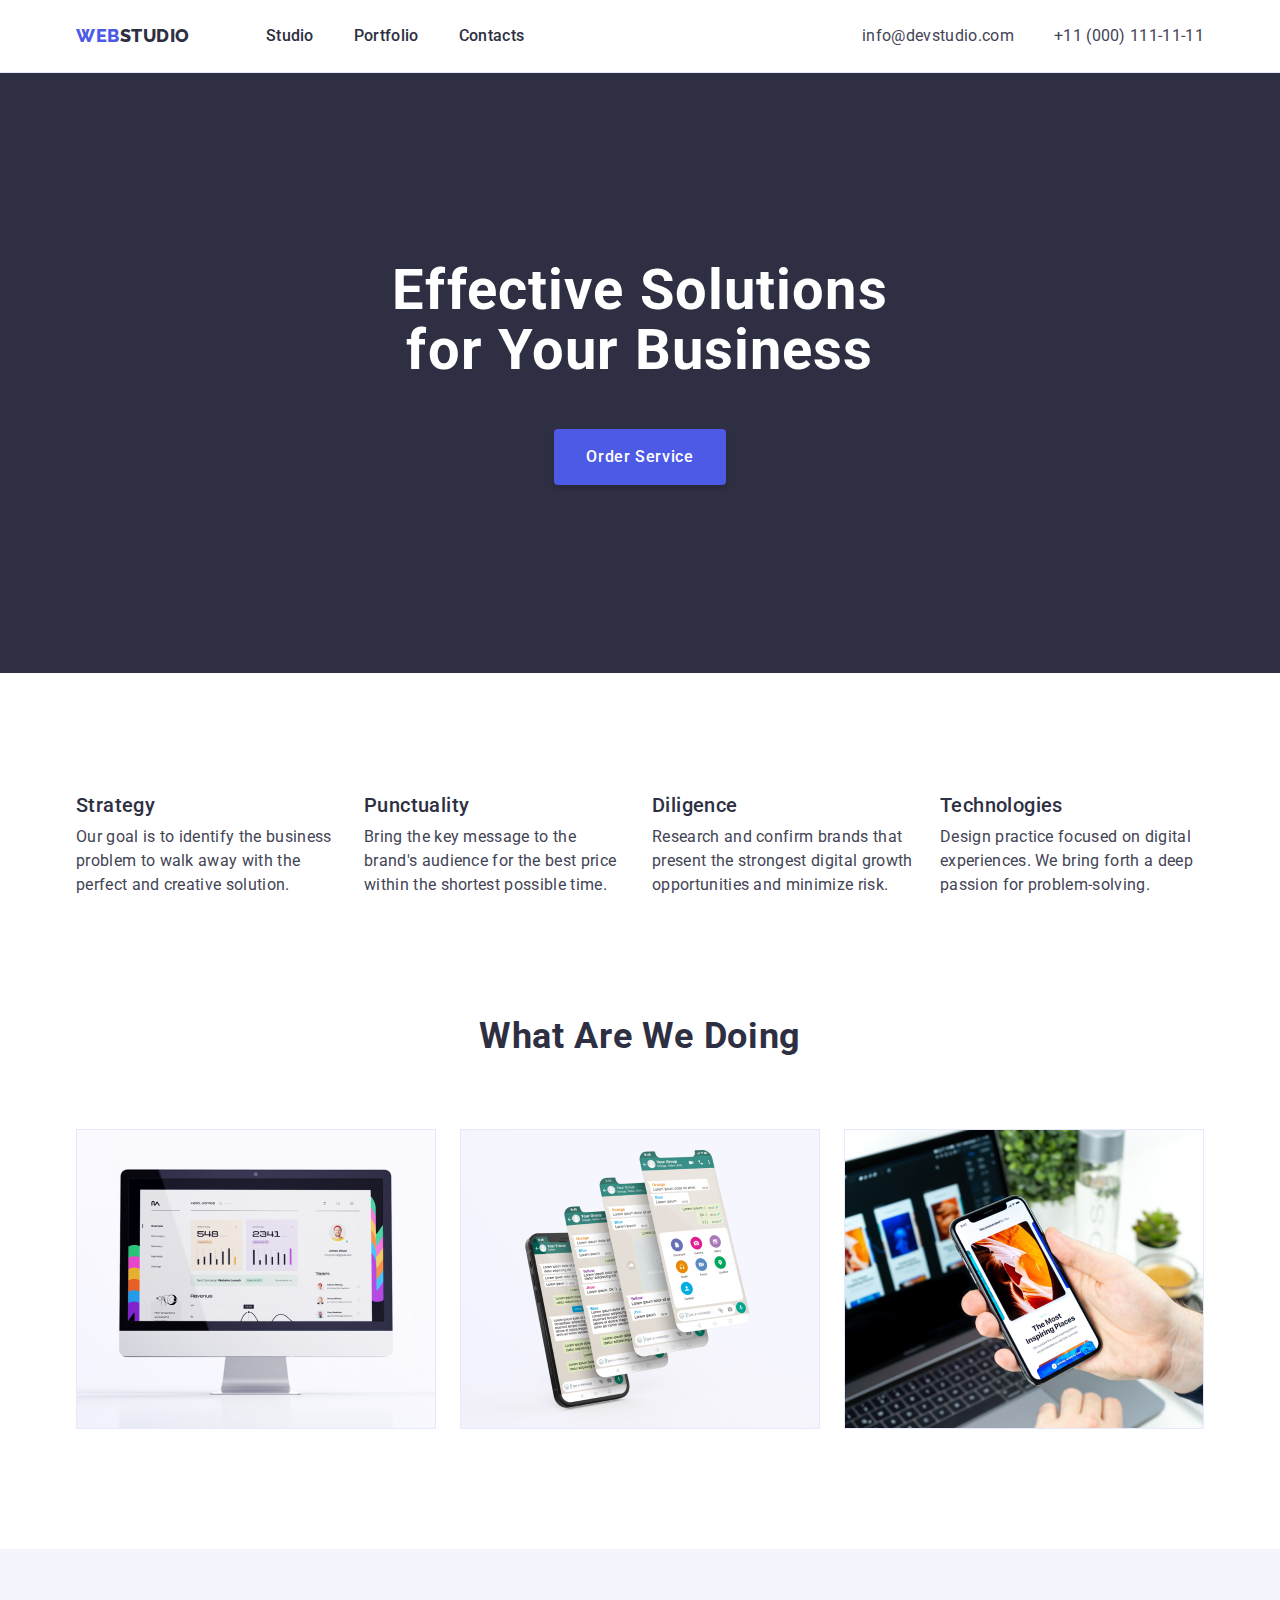
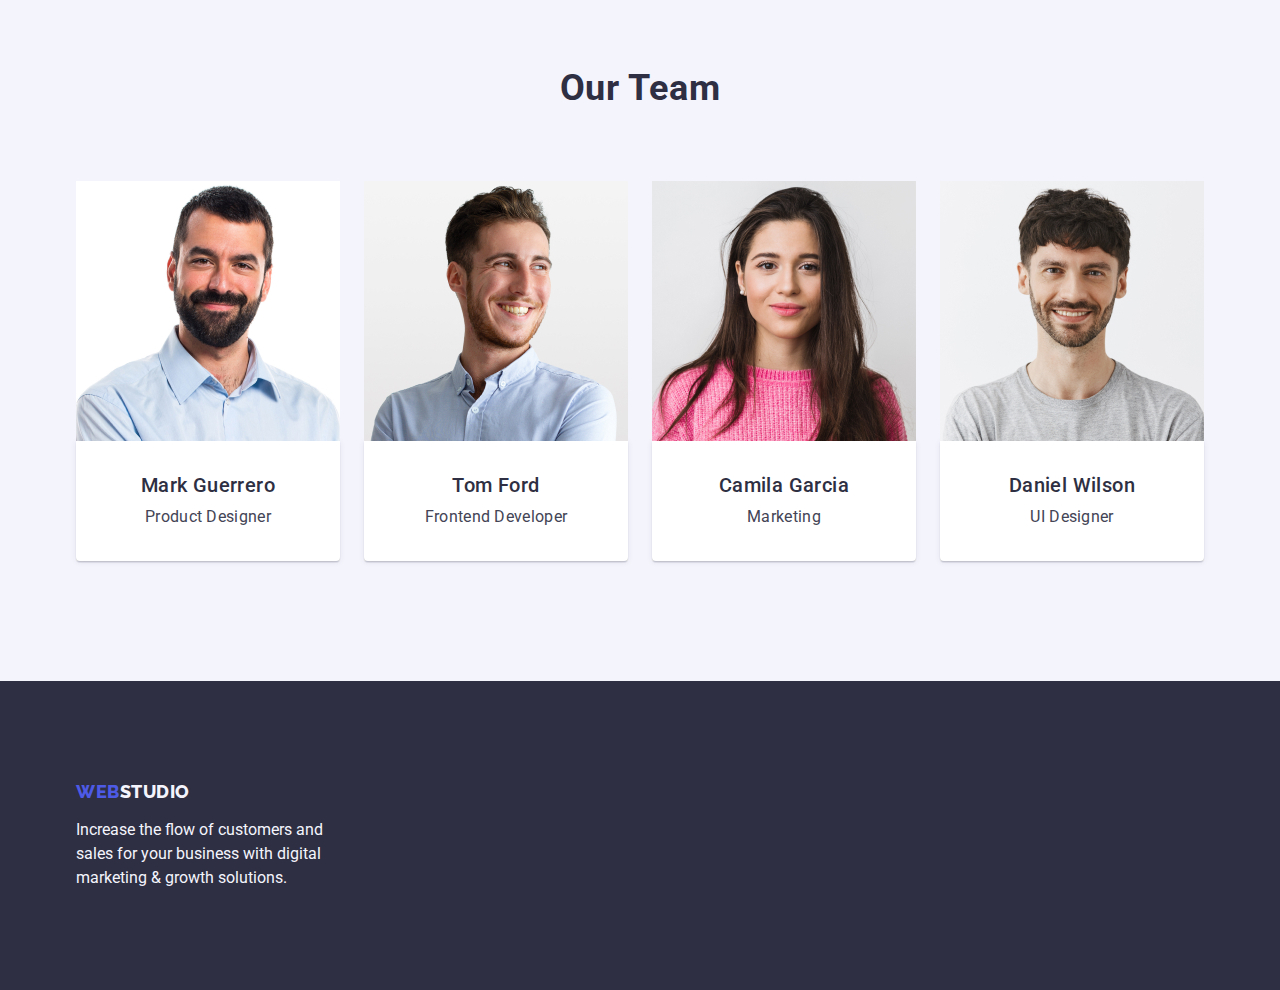
<file: index.html>
<!DOCTYPE html>
<html lang="en">
<head>
<meta charset="UTF-8">
<meta http-equiv="X-UA-Compatible" content="IE=edge">
<meta name="viewport" content="width=device-width, initial-scale=1.0">
<title>Web Studio</title>


<link rel="icon" type="image/png" sizes="32x32" href="./images/favicon.png">

<!--Fonts-->
<link rel="preconnect" href="https://fonts.googleapis.com" />
<link rel="preconnect" href="https://fonts.gstatic.com" crossorigin />
<link
  href="https://fonts.googleapis.com/css2?family=Raleway:wght@800&family=Roboto:wght@400;500;700&display=swap"
  rel="stylesheet" />

<!-- Normalize -->
<link
  href="https://cdn.jsdelivr.net/npm/modern-normalize@1.1.0/modern-normalize.min.css"
  rel="stylesheet" />

<!-- Custom styles -->
<link rel="stylesheet" href="./css/styles.css" />
</head>



<!-- Header selection-->
<body class="body">
<header class="header">
<div class="header-container container">
    <nav class="head-navigation">
        <a href="./index.html" class="logo link">Web<span class="logo-second-color">Studio</span></a>
        <ul class="navigation-list list">
            <li>
                <a href="./index.html" class="header-nav-link link">Studio</a></li>
            <li>
                <a href="./portfolio.html" class="header-nav-link link">Portfolio</a></li>
            <li>
                <a href="" class="header-nav-link link">Contacts</a></li>
        </ul>
    </nav>
    <address class="contact">
        <ul class="contact-list list">
            <li class="contact-list-item"><a href="mailto:info@devstudio.com" class="contact-link link">info@devstudio.com</a></li>
            <li class="contact-list-item"><a href="tel:+110001111111" class="contact-link link">+11 (000) 111-11-11</a></li>
        </ul>
    </address>
</div>
</header>



<!-- Main selection -->
<main>
<!-- Section №1 - Description -->
<section class="main-pic-description">
<div class="container">
            <h1 class="main-header">Effective Solutions for Your Business</h1>
            <button type="button" class="main-button">Order Service</button>
</div>
</section>


<!-- Section №2 - Skills -->   
<section class="skills-main-slection">
<div class="container">
    <h2 class="skills-main-title visually-hidden">Skills</h2>
    <ul class="skills-list list">
    <li class="skill-item">
        <h3 class="skills-title">Strategy</h3>
        <p class="skills-text">Our goal is to identify the business problem to walk away with the perfect and creative solution.</p>
    </li>
    <li class="skill-item">
        <h3 class="skills-title">Punctuality</h3>
        <p class="skills-text">Bring the key message to the brand's audience for the best price within the shortest possible time.</p>
    </li>
    <li class="skill-item">
        <h3 class="skills-title">Diligence</h3>
        <p class="skills-text">Research and confirm brands that present the strongest digital growth opportunities and minimize risk.</p>
    </li>
    <li class="skill-item">
        <h3 class="skills-title">Technologies</h3>
        <p class="skills-text">Design practice focused on digital experiences. We bring forth a deep passion for problem-solving.</p>
    </li>
    </ul>
</div>
</section>

<!-- Section №3 - What are we doing -->    
<section class="what-our-team-doing">
<div class="container">
    <h2 class="wotd-main-title">What are we doing</h2>
    <ul class="wotd-list list">
        <li class="wotd-list-item">
            <img src="./images/waw-m1.jpg" 
            alt="photo mac" 
            width="360"></li>
        <li class="wotd-list-item">
            <img src="./images/waw-m2.jpg"
            alt="photo phone" 
            width="360"></li>
        <li class="wotd-list-item">
            <img src="./images/waw-m3.jpg"
            alt="photo ph in hand" 
            width="360"></li>
    </ul>
</div>
</section>


<!-- Section №4 - Our team -->
<section class="team">
<div class="container">
<h2 class="team-main-title">Our Team</h2>
    <ul class="team-list list">
    <li class="team-item">
        <img src="./images/team-img-3.jpg" alt="Product Designer" width="264" height="260">
            
        <div class="team-descr">       
            <h3 class="team-names">Mark Guerrero</h3>
            <p class="team-text">Product Designer</p>
            </div>
    </li>
    <li class="team-item">
        <img src="./images/team-img-2.jpg" alt="Frontend Developer" width="264" height="260">
            
        <div class="team-descr">       
            <h3 class="team-names">Tom Ford</h3>
            <p class="team-text">Frontend Developer</p>
            </div>
    </li>
    <li class="team-item"> 
            <img src="./images/team-img-1.jpg" alt="Marketing" width="264" height="260">
            
            <div class="team-descr">
            <h3 class="team-names">Camila Garcia</h3>
            <p class="team-text">Marketing</p>
            </div>
    </li>
    <li class="team-item">
        <img src="./images/team-img.jpg" alt="UI Designer" width="264" height="260">
            
        <div class="team-descr">       
            <h3 class="team-names">Daniel Wilson</h3>
            <p class="team-text">UI Designer</p>
            </div>
    </li>
    </ul>
</div>
</section>
</main>

<!-- Footer selection -->
<footer class="footer">
    <div class="container">
        <a href="./index.html" class="footer-logo logo link">Web<span class="logo-third-color">Studio</span></a>
        <p class="footer-text">Increase the flow of customers and sales for your business with digital marketing & growth solutions.</p>
    </div>
</footer>
</body>
</html>
</file>
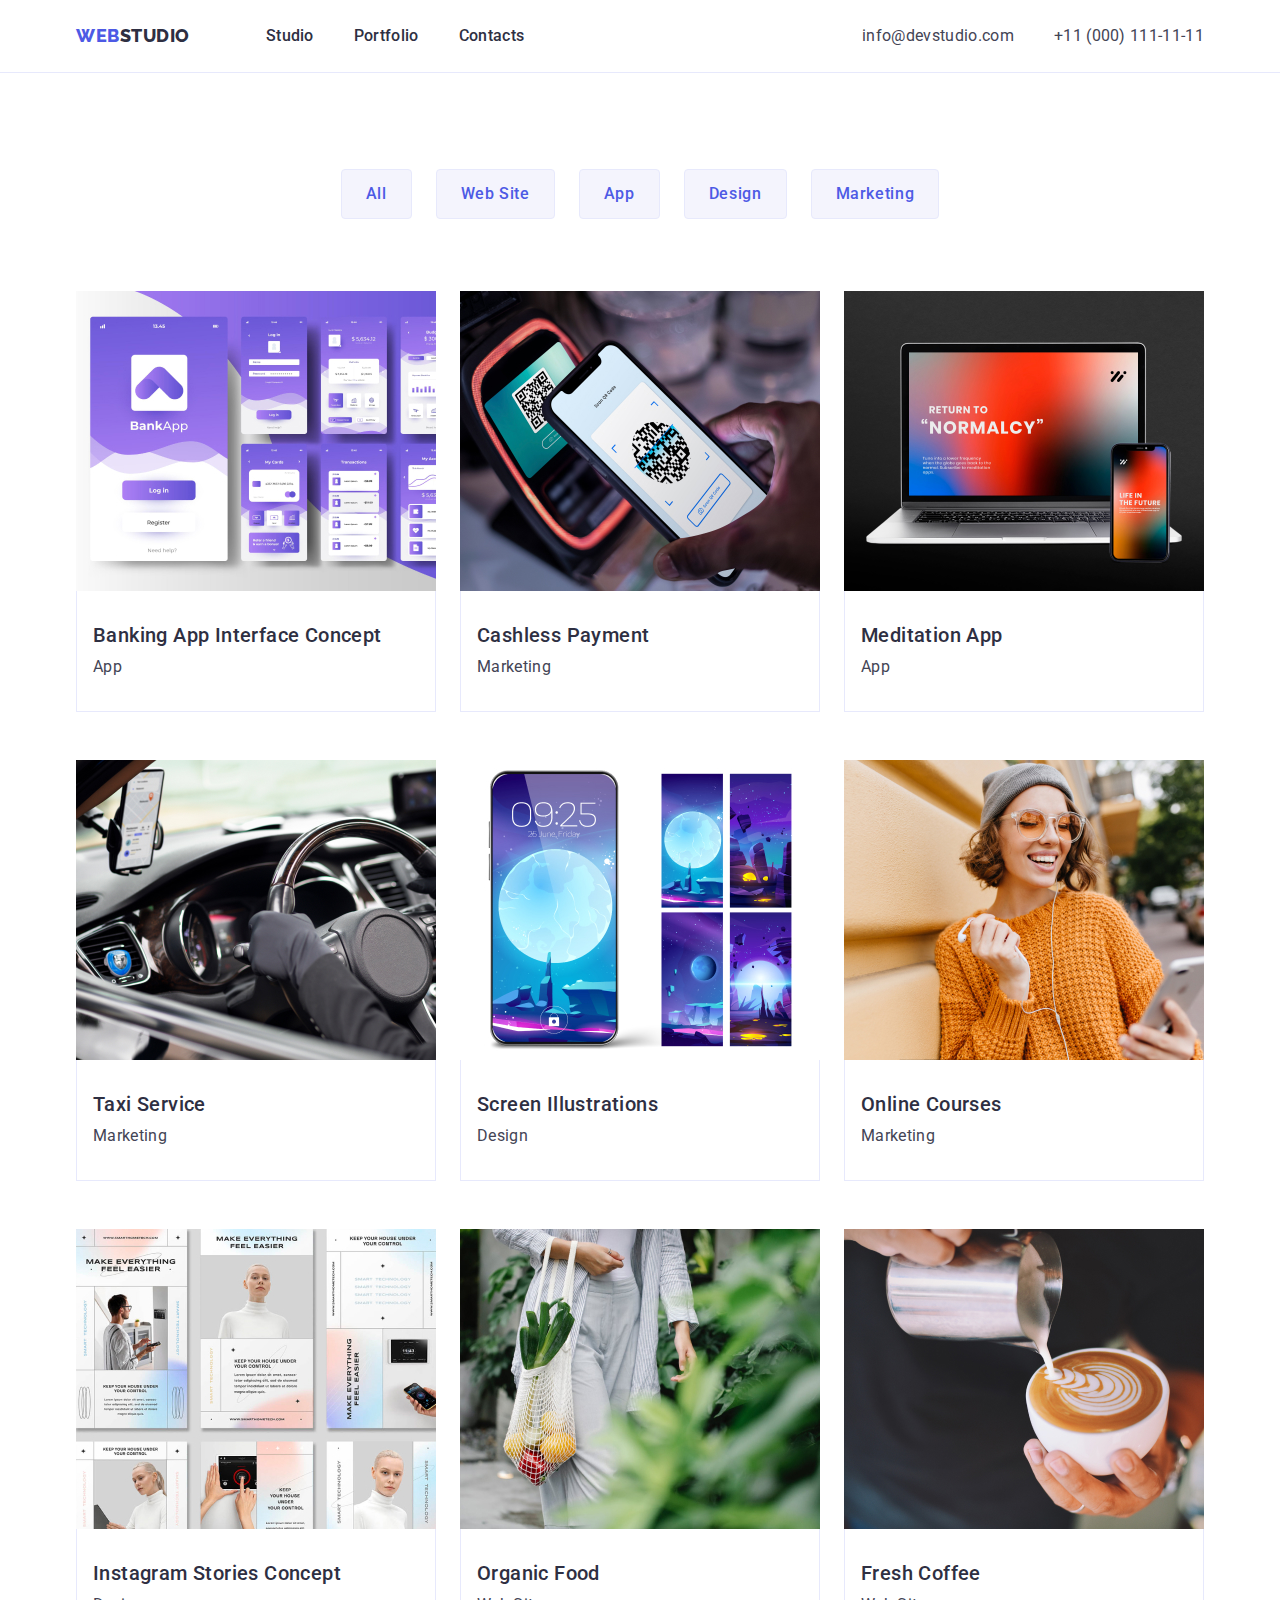
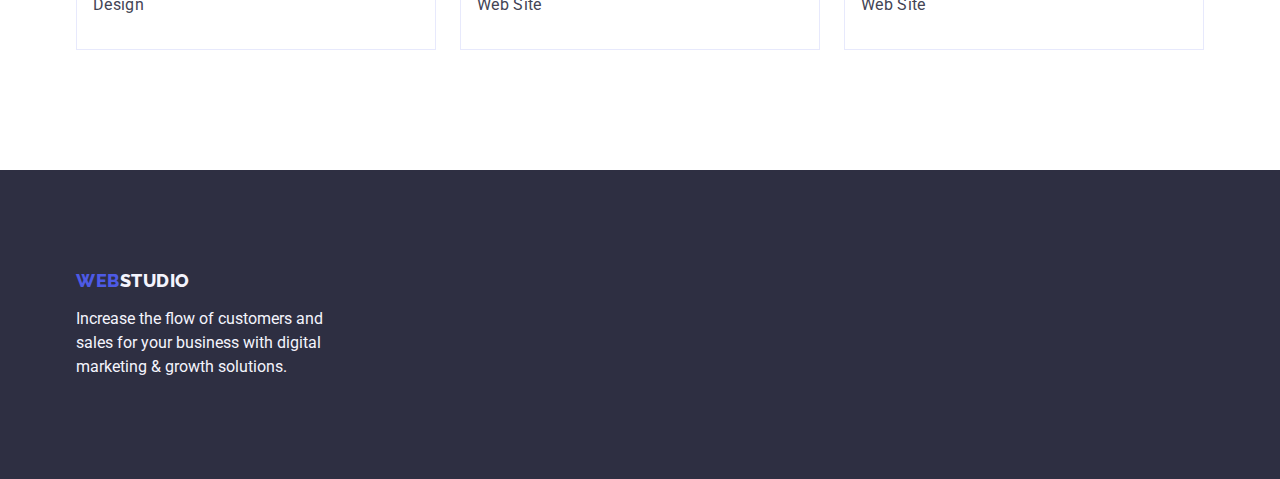
<file: portfolio.html>
<!DOCTYPE html>
<html lang="en">
<head>
<meta charset="UTF-8">
<meta http-equiv="X-UA-Compatible" content="IE=edge">
<meta name="viewport" content="width=device-width, initial-scale=1.0">
<title>Web Studio</title>


<link rel="icon" type="image/png" sizes="32x32" href="./images/favicon.png">

<!--Fonts-->
<link rel="preconnect" href="https://fonts.googleapis.com" />
<link rel="preconnect" href="https://fonts.gstatic.com" crossorigin />
<link
  href="https://fonts.googleapis.com/css2?family=Raleway:wght@800&family=Roboto:wght@400;500;700&display=swap"
  rel="stylesheet" />

<!-- Normalize -->
<link
  href="https://cdn.jsdelivr.net/npm/modern-normalize@1.1.0/modern-normalize.min.css"
  rel="stylesheet" />

<!-- Custom styles -->
<link rel="stylesheet" href="./css/styles.css" />
</head>




<!-- Header selection-->
<body class="body">
<header class="header">
<div class="header-container container">
    <nav class="head-navigation">
        <a href="./index.html" class="logo link">Web<span class="logo-second-color">Studio</span></a>
        <ul class="navigation-list list">
            <li>
                <a href="./index.html" class="header-nav-link link">Studio</a></li>
            <li>
                <a href="./portfolio.html" class="header-nav-link link">Portfolio</a></li>
            <li>
                <a href="" class="header-nav-link link">Contacts</a></li>
        </ul>
    </nav>
    <address class="contact">
        <ul class="contact-list list">
            <li class="contact-list-item"><a href="mailto:info@devstudio.com" class="contact-link link">info@devstudio.com</a></li>
            <li class="contact-list-item"><a href="tel:+110001111111" class="contact-link link">+11 (000) 111-11-11</a></li>
        </ul>
    </address>
</div>
</header>




<!-- Main selection -->
<main>
<!-- Buttons -->   
<section class="portfolio">
<div class="container">
<h1 hidden>Photo-pf</h1>
<ul class="pf-filters list">
    <li class="pf-first-list-filter">
        <button type="button" class="pf-butt-filter list">All</button></li>
    <li class="pf-first-list-filter">
        <button type="button" class="pf-butt-filter list">Web Site</button></li>
    <li class="pf-first-list-filter">
        <button type="button" class="pf-butt-filter list">App</button></li>
    <li class="pf-first-list-filter">
        <button type="button" class="pf-butt-filter list">Design</button></li>
    <li class="pf-first-list-filter">
        <button type="button" class="pf-butt-filter list">Marketing</button></li>
</ul>


<ul class="pf-list-img list">
    <li class="pf-item-card">
        <a href="" class="link">
            <img 
            src="./images/img-1.jpg" 
            alt="Banking App"
            width="360"
            >
            <div class="pf-for-imgtext">
            <h2 class="pf-text-title">Banking App Interface Concept</h2>
            <p class="pf-text-text">App</p>
        </div></a>    
        </li>
    <li class="pf-item-card">
        <a href="" class="link">
            <img 
            src="./images/img-2.jpg"
            alt="Cashless Payment"
            width="360"
            >
            <div class="pf-for-imgtext">
            <h2 class="pf-text-title">Cashless Payment</h2>
            <p class="pf-text-text">Marketing</p>
        </div></a>
        </li>
    <li class="pf-item-card">
        <a href="" class="link">
            <img 
            src="./images/img-3.jpg" 
            alt="Meditation App"
            width="360"
            >
            <div class="pf-for-imgtext">
            <h2 class="pf-text-title">Meditation App</h2>
            <p class="pf-text-text">App</p>
        </div></a>
        </li>
    <li class="pf-item-card">
        <a href="" class="link">
            <img 
            src="./images/img-4.jpg" 
            alt="Taxi Service"
            width="360"
            >
            <div class="pf-for-imgtext">
            <h2 class="pf-text-title">Taxi Service</h2>
            <p class="pf-text-text">Marketing</p>
        </div></a>
        </li>
    <li class="pf-item-card">
        <a href="" class="link">
            <img 
            src="./images/img-5.jpg" 
            alt="Screen Illustrations"
            width="360"
            >
            <div class="pf-for-imgtext">
            <h2 class="pf-text-title">Screen Illustrations</h2>
            <p class="pf-text-text">Design</p>
        </div></a>
        </li>
    <li class="pf-item-card">
        <a href="" class="link">
            <img 
            src="./images/img-6.jpg" 
            alt="Online Courses"
            width="360"

            >
            <div class="pf-for-imgtext">
            <h2 class="pf-text-title">Online Courses</h2>
            <p class="pf-text-text">Marketing</p>
        </div></a>
        </li>
    <li class="pf-item-card">
        <a href="" class="link">
            <img 
            src="./images/img-7.jpg" 
            alt="Instagram Stories"
            width="360"
            >
            <div class="pf-for-imgtext">
            <h2 class="pf-text-title">Instagram Stories Concept</h2>
            <p class="pf-text-text">Design</p>
        </div></a>
        </li>
    <li class="pf-item-card">
        <a href="" class="link">
            <img 
            src="./images/img-8.jpg" 
            alt="Organic Food"
            width="360"
            >
            <div class="pf-for-imgtext">
            <h2 class="pf-text-title">Organic Food</h2>
            <p class="pf-text-text">Web Site</p>
        </div></a>
        </li>
    <li class="pf-item-card">
        <a href="" class="link">
            <img 
            src="./images/img-9.jpg" 
            alt="Fresh Coffee"
            width="360"
            >
            <div class="pf-for-imgtext">
            <h2 class="pf-text-title">Fresh Coffee</h2>
            <p class="pf-text-text">Web Site</p>
        </div></a>
        </li>
</ul>
</div>
</section>
</main>


    <!-- Footer selection -->
    <footer class="footer">
        <div class="container">
            <a href="./index.html" class="footer-logo logo link">Web<span class="logo-third-color">Studio</span></a>
            <p class="footer-text">Increase the flow of customers and sales for your business with digital marketing & growth solutions.</p>
        </div>
    </footer>
    </body>
    </html>
</file>
<file: css/styles.css>
/**
  |============================
  | Root
  |============================
*/

html {
  box-sizing: border-box;
}
*,
*::before,
 ::after {
  box-sizing: border-box;
}


:root {
  /* BG colors */
  --main-bg-color: #ffffff;
  --second-bg-color: #f4f4fd;
  --footer-bg-color: #2e2f42;
  --ourteam-bg-color: #f4f4fd;

  /* Text colors */
  --main-text-color: #434455;
  --main-btn-color: #ffffff;
  --main-title-color: #2e2f42;

  /* Fonts */
  --primary-font: "Roboto", sans-serif;
  --footer-font: "Roboto", sans-serif;

  /* logo colors */
  --first-logo-color: #4d5ae5;
  --second-logo-color: #2e2f42;
  --third-logo-color: #f4f4fd;

  /* Button colors */
  --first-btnlink-color: #4d5ae5;
  --second-btnlink-color: #404bbf;
}

/**
  |============================
  | Body
  |============================
*/
.body {
  font-size: 16px;
  font-family: var(--primary-font);
  background-color: var(--main-bg-color);
  color: var(--main-text-color);
}

h1,
h2,
h3,
h4,
h5,
h6 {
  color: var(--main-title-color);
}

.container {
  width: 1158px;

  padding-left: 15px;
  padding-right: 15px;
  margin-left: auto;
  margin-right: auto;
}

/* reset start */

.list {
  list-style: none;
  margin: 0;
  padding: 0;
}

.link {
  color: currentColor;
  text-decoration: none;
}
.link:hover,
.link:focus {
  color: var(--second-btnlink-color);
}

h1,
h2,
h3,
h4,
h5,
h6,
p,
ul,
ol {
  margin: 0;
}

img {
  display: block;
  max-width: 100%;
  height: auto;
}

button {
  font-family: inherit;
  color: currentColor;
  cursor: pointer;
}

/**
  |============================
  | Logo section
  |============================
*/
.logo {
  font-family: "Raleway", sans-serif;
  font-weight: 800;
  font-size: 18px;
  line-height: 1.17;
  text-transform: uppercase;
  letter-spacing: 0.03em;
  margin-right: 76px;

  /* Web */
  color: var(--first-logo-color);
}

/* Studio */
.logo-second-color {
  color: var(--second-logo-color);
}
.logo-third-color {
  color: var(--third-logo-color);
}

/**
  |============================
  | Navigation section
  |============================
*/

.header {
  color: var(--main-title-color);
  border-bottom: 1px solid #e7e9fc
}

.header-container {
  display: flex;
  align-items: center;
}

.header-nav-link {
  font-family: var(--primary-font);
  font-weight: 500;
  font-size: 16px;
  line-height: 1.5;
  letter-spacing: 0.02em;
  color: var(--main-title-color);

  padding: 24px 0;
  display: block;
}

.header-nav-link:hover,
.header-nav-link:focus {
  color: var(--second-btnlink-color);
}

.head-navigation {
  display: flex;
  align-items: center;
}

.navigation-list {
  display: flex;
  gap: 40px;
}

/**
  |============================
  | Contacts section 
  |============================
*/
.contact {
  font-style: inherit;
  margin-left: auto;
}

.contact-list {
  display: flex;
  text-align: right;
  gap: 40px;
}

.contact-link {
  font-family: var(--primary-font);
  text-decoration: none;
  font-weight: 400;
  font-size: 16px;
  line-height: 1.5;
  letter-spacing: 0.02em;
  color: var(--main-text-color);
}

.contact-link:hover,
.contact-link:focus {
  color: var(--second-btnlink-color);
}

/**
  |============================
  | Index - Section №1 - Description
  |============================
*/

.main-pic-description {
  text-align: center;
  background-color: var(--main-title-color);
  padding: 188px 0;
  text-align: center;
}
.main-header {
  font-weight: 700;
  font-size: 56px;
  line-height: 1.07;
  letter-spacing: 0.02em;
  color: var(--main-btn-color);

  max-width: 496px;
  
  margin-left: auto;
  margin-right: auto;
  margin-bottom: 48px;

}

.main-button {

  margin: 0 auto;
  display: block;
  border: none;

  font-weight: 500;
  font-size: 16px;
  line-height: 1.5;
  letter-spacing: 0.04em;
  padding: 16px 32px;
  min-width: 169px;
  border-radius: 4px;
  cursor: pointer;

  font-family: var(--primary-font);
  background-color: var(--first-btnlink-color);
  color: var(--main-btn-color);
  box-shadow: 0px 4px 4px rgba(0, 0, 0, 0.15);
}

.main-button:hover, .main-button:focus {
  background-color: var(--second-btnlink-color);
}



/**
  |============================
  | Index - Section №2 - Skills
  |============================
*/

.skills-main-slection {
  padding: 120px 0;
}

.skills-main-title {
  font-weight: 700;
  font-size: 36px;
  line-height: 1.11;
  text-align: center;
  letter-spacing: 0.02em;
  color: var(--main-title-color);
  text-transform: capitalize;
}
.skills-list {
  display: flex;
  gap: 24px;
}
.skills-title {
  font-weight: 500;
  font-size: 20px;
  line-height: 1.2;
  letter-spacing: 0.02em;
  color: var(--main-title-color);
  margin-bottom: 8px;
}
.skills-text {
  letter-spacing: 0.02em;
  line-height: 1.5;

  color: var(--main-text-color);
}

.skill-item{
  flex-basis: calc((100% - 72px)/ 4);
}

.visually-hidden {
  position: absolute;
  width: 1px;
  height: 1px;
  margin: -1px;
  border: 0;
  padding: 0;
  
  white-space: nowrap;
  clip-path: inset(100%);
  clip: rect(0 0 0 0);
  overflow: hidden;
}

/**
  |============================
  | Index - Section №3 - What are we doing
  |============================
*/

.what-our-team-doing {
  padding-bottom: 120px;
}

.wotd-main-title {
  font-weight: 700;
  font-size: 36px;
  line-height: 1.11;
  text-align: center;
  letter-spacing: 0.02em;
  color: var(--main-title-color);
  text-transform: capitalize;

  margin-bottom: 72px;
}

.wotd-list {
  display: flex;
  margin: auto 0;
  gap: 24px;
}

.wotd-list-item {
  width: calc((100% - 48px)/ 3);
}

/**
  |============================
  | Index - Section №3 - Our team
  |============================
*/
.team {
  background-color: var(--ourteam-bg-color);
  padding-top: 120px;
  padding-bottom: 120px;
}

.team-list {
  display: flex;
  gap: 24px;
}

.team-main-title {
  font-weight: 700;
  font-size: 36px;
  line-height: 1.11;
  text-align: center;
  letter-spacing: 0.02em;
  color: var(--main-title-color);
  text-transform: capitalize;

  margin-bottom: 72px;
}

.team-item {
  width: calc((100% - 72px) / 4);
  background-color: var(--main-bg-color);
}

.team-descr{
  padding: 32px 16px;
  border-radius: 0px 0px 4px 4px;
  box-shadow: 0px 1px 6px rgba(46, 47, 66, 0.08),
    0px 1px 1px rgba(46, 47, 66, 0.16), 0px 2px 1px rgba(46, 47, 66, 0.08);
}


.team-title {
  letter-spacing: 0.02em;
  font-size: 20px;
  line-height: 1.2;
  color: var(--main-title-color);
}
.team-names {
  font-weight: 500;
  font-size: 20px;
  line-height: 1.2;
  letter-spacing: 0.02em;
  text-align: center;

  margin-bottom: 8px;
  color: var(--main-title-color);
}

.team-text {
  font-weight: 400;
  font-size: 16px;
  letter-spacing: 0.02em;
  line-height: 1.5;


  text-align: center;
  color: var(--main-text-color);
}



/**
  |============================
  | PF - Section №1 - ALL
  |============================
*/

.portfolio{
  padding-top: 96px;
  padding-bottom: 120px;
}

.pf-filters{
  display: flex;
  justify-content: center;
  margin: auto 0;
  margin-bottom: 72px;
  gap: 24px;
}

.pf-list-img {
  display: flex;
  flex-wrap: wrap;
  row-gap: 48px;
  column-gap: 24px;
}


.pf-butt-filter {
  font-family: inherit;
  letter-spacing: 0.04em;
  font-weight: 500;
  font-size: 16px;
  line-height: 1.5;
  border-radius: 4px;


  background-color: var(--second-bg-color);
  color: var(--first-btnlink-color);

  padding: 12px 24px;
  border-radius: 4px;
  border: 1px solid #e7e9fc;
}

.pf-butt-filter:hover,
.pf-butt-filter:focus {

  color: var(--main-btn-color);
  background-color: var(--second-btnlink-color);
  border: 1px solid transparent;
  cursor: pointer;
}

.pf-item-card {
  width: calc((100% - 48px) / 3);
}


.pf-for-imgtext{
padding: 32px 16px;
border: 1px solid #e7e9fc;
border-top: none;
}

.pf-text-title {
  color: var(--main-title-color);
  font-family: var(--primary-font);
  font-weight: 500;
  font-size: 20px;
  line-height: 1.2;
  letter-spacing: 0.02em;
  
  margin-bottom: 8px;
}

.pf-text-text {
  letter-spacing: 0.02em;
  line-height: 1.5;
  color: var(--main-text-color);
}



/**
  |============================
  | Footer- Section №1
  |============================
*/

.footer {
  font-size: 16px;
  line-height: 1.5;
  font-weight: 400;
  padding: 100px 0;

  background-color: var(--footer-bg-color);
  color: var(--third-logo-color);
}

.footer-logo{
  display: inline-block;
  margin-bottom: 16px;
  min-width: 115px;
  margin-right: 0px;
}

.footer-text{
  width: 264px;
  font-weight: 400;
  font-size: 16px;
}
</file>
